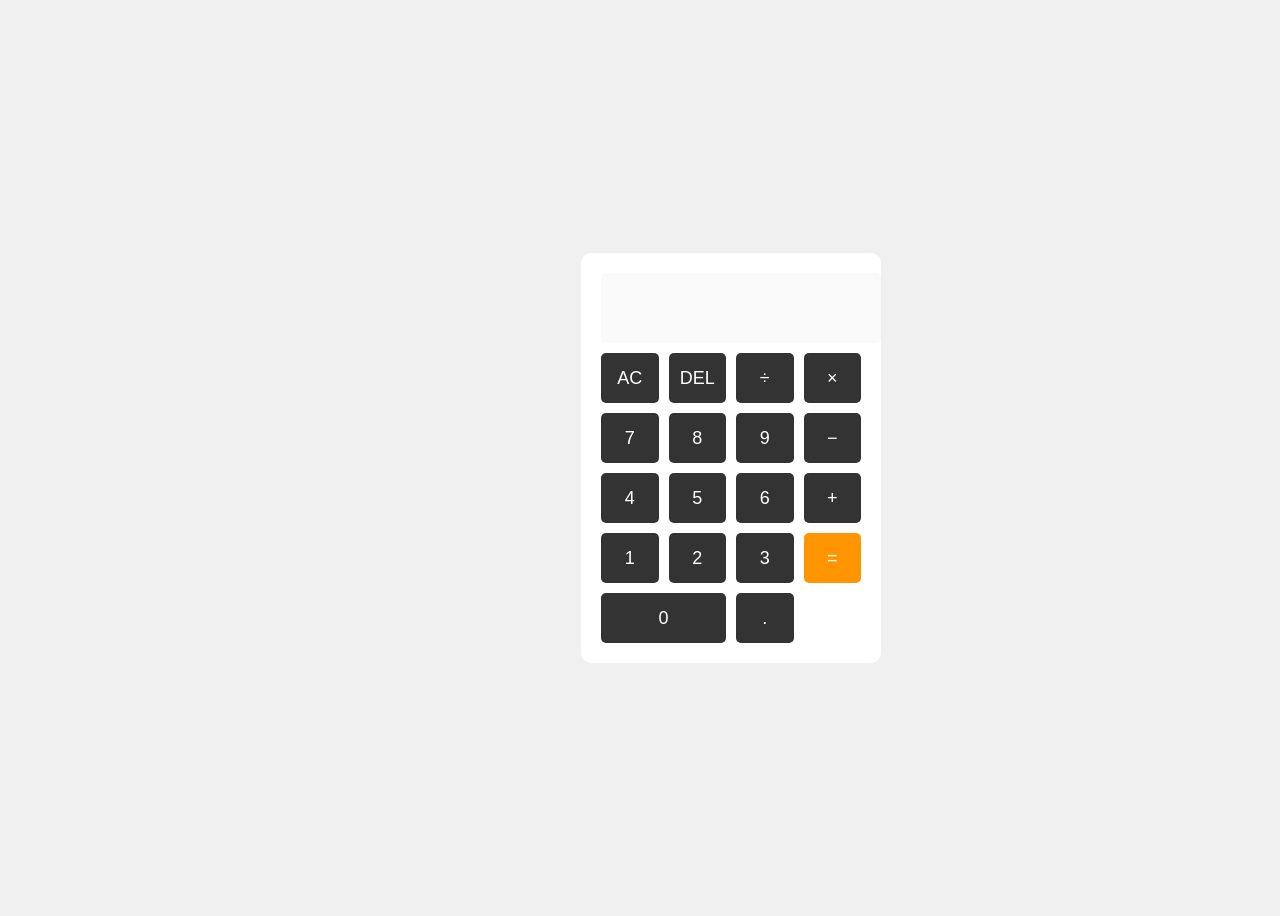
<file: cal.html>
<!DOCTYPE html>
<html lang="en">
<head>
    <meta charset="UTF-8">
    <meta name="viewport" content="width=device-width, initial-scale=1.0">
    <title>Calculator</title>
    <link rel="stylesheet" href="cal.css">
</head>
<body>
    <div class="calculator-box">
    <div class="calculator">
 <input type="text" id="display" disabled>

<div class="buttons">
 <button onclick="clearDisplay()">AC</button>
 <button onclick="deleteLast()">DEL</button>
 <button onclick="appendValue('/')">÷</button>
 <button onclick="appendValue('*')">×</button>

<button onclick="appendValue('7')">7</button>
 <button onclick="appendValue('8')">8</button>
 <button onclick="appendValue('9')">9</button>
 <button onclick="appendValue('-')">−</button>

<button onclick="appendValue('4')">4</button>
 <button onclick="appendValue('5')">5</button>
 <button onclick="appendValue('6')">6</button>
 <button onclick="appendValue('+')">+</button>

<button onclick="appendValue('1')">1</button>
 <button onclick="appendValue('2')">2</button>
 <button onclick="appendValue('3')">3</button>
 <button class="equal" onclick="calculate()">=</button>

<button onclick="appendValue('0')" class="zero">0</button>
 <button onclick="appendValue('.')" >.</button>
 </div>
 </div>
 </div>
    <script src="cal.js"></script>
</body>
</html>
</file>
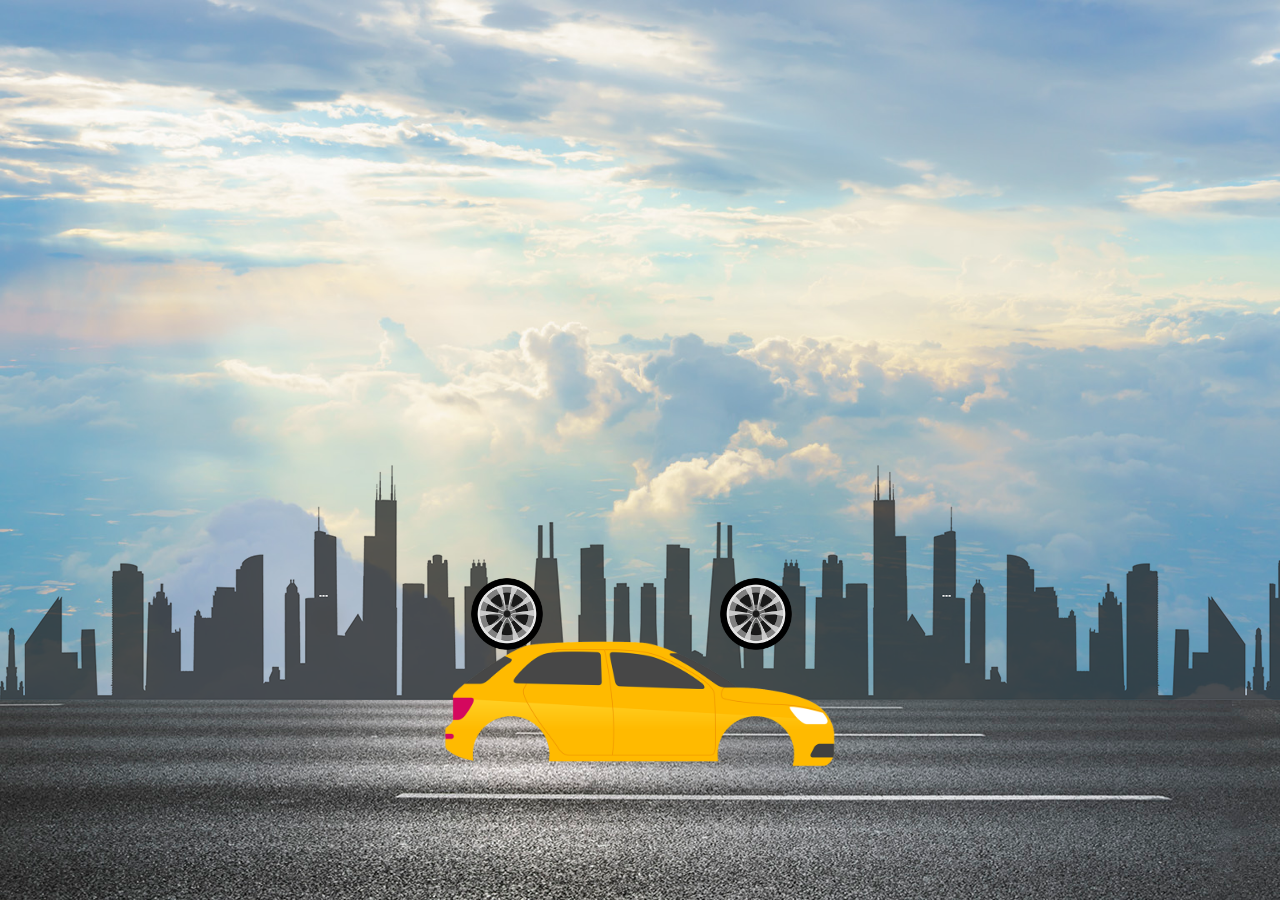
<file: car.html>
<!DOCTYPE html>
<html lang="en">
<head>
    <meta charset="UTF-8">
    <meta name="viewport" content="width=device-width, initial-scale=1.0">
    <title>Document</title>
    <link rel="stylesheet" href="car.css">
</head>
<body>
    <div class="runningcar">
        <div class="highway"></div>
        <div class="city"></div>
        <div class="car">
            <img src="car.png" alt="">
        </div>
        <div class="wheel">
            <img class="front-wheel" src="wheel.png" alt="">
            <img class="back-wheel" src="wheel.png" alt="">
        </div>
    </div>
    
</body>
</html>
</file>
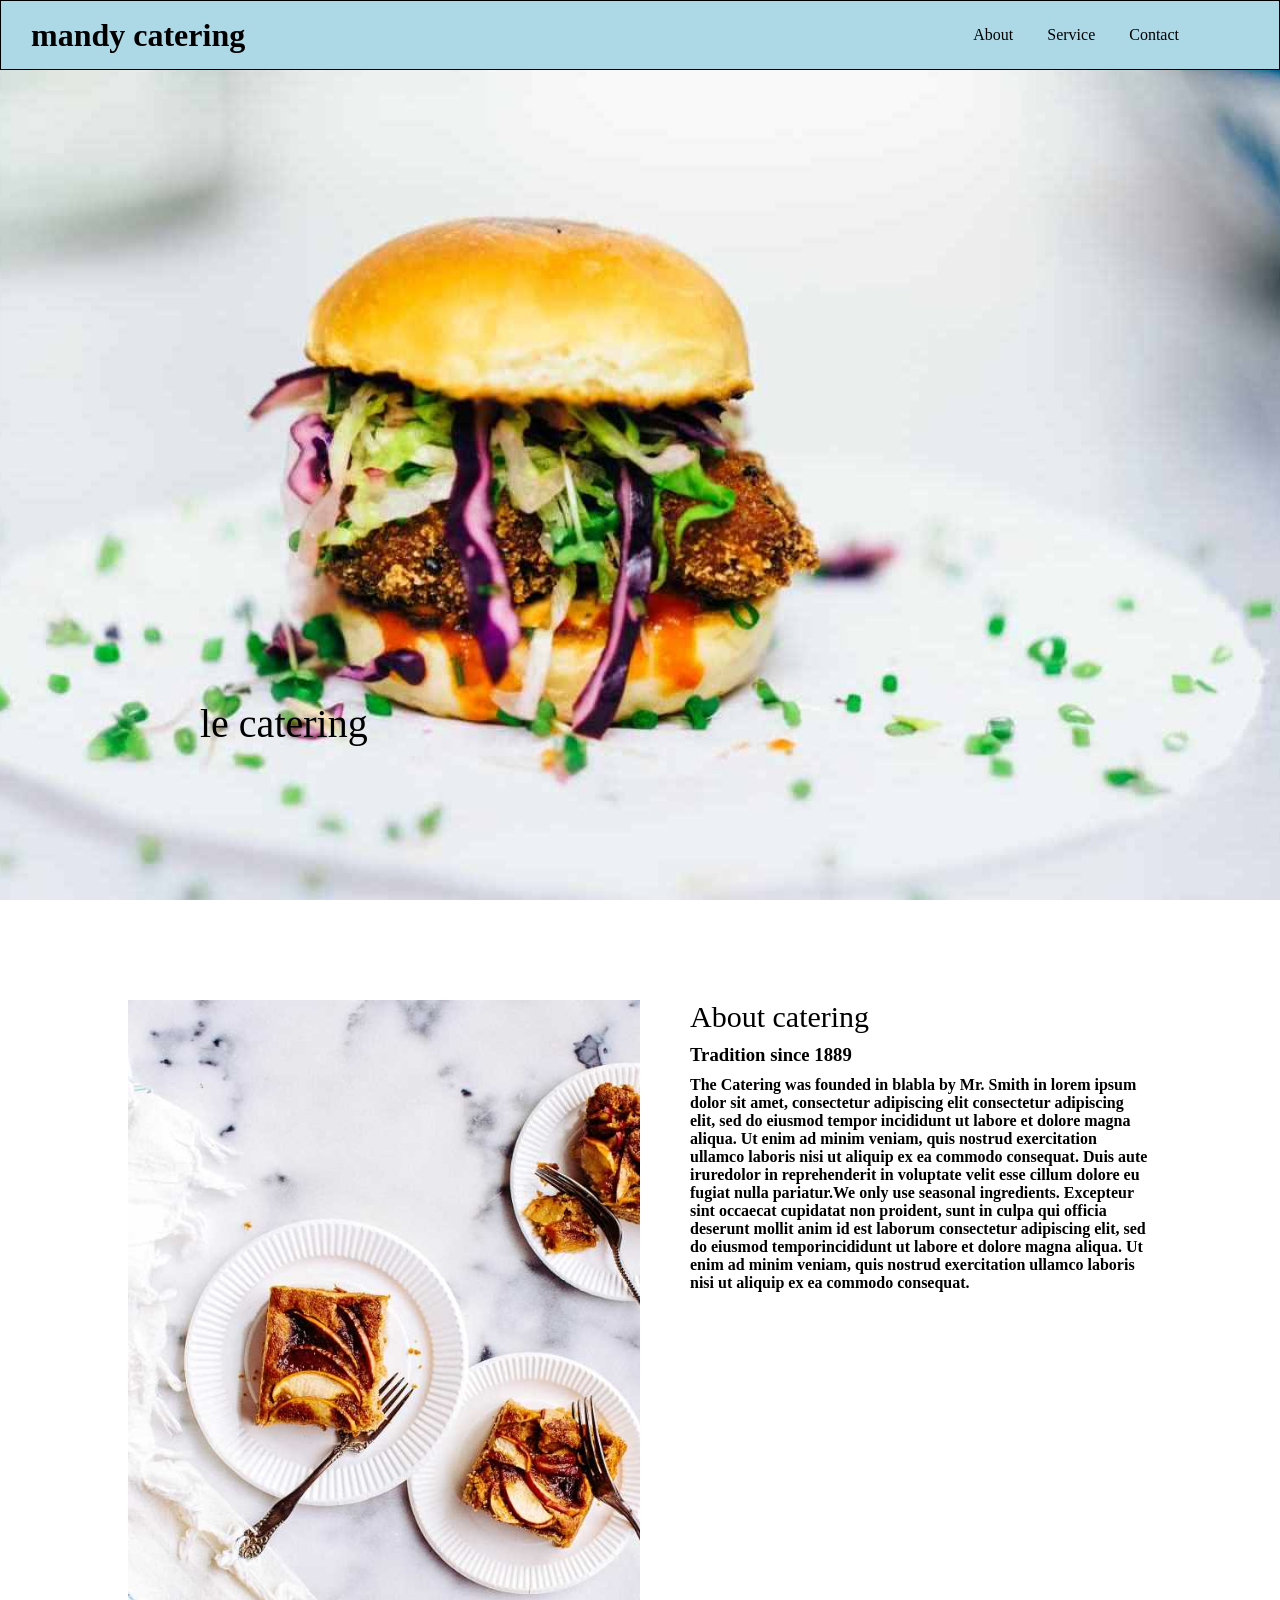
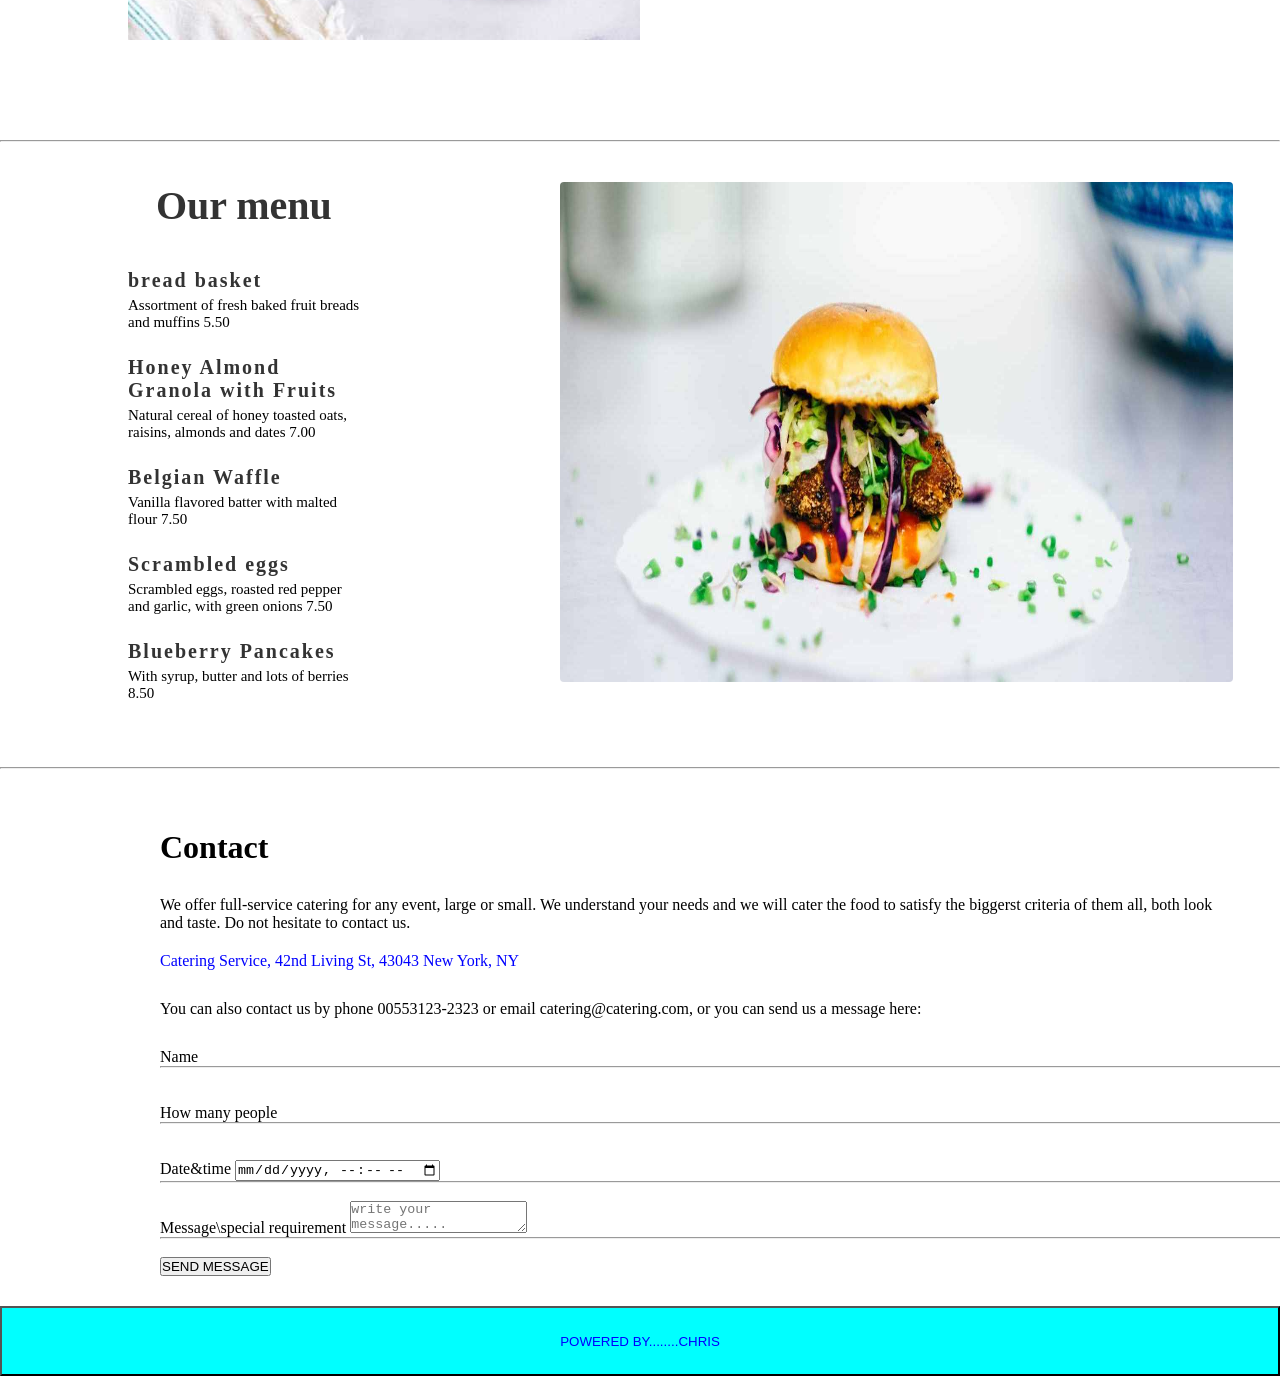
<file: Header.html>
<!DOCTYPE html>
<html lang="en">
<head>
    <meta charset="UTF-8">
    <meta name="viewport" content="width=device-width, initial-scale=1.0">
    <title>Document</title>
    <link rel="stylesheet" href="Header.css">
</head>
<body>
     
    <div class="container">
           <li><h1>mandy catering</h1></li>
           <nav>
            <li>About</li>
           <li>Service</li>
           <li>Contact</li>
           </nav>
    </div>
    <div class="image">
        <p>le catering</p>
    </div>
    <div class="about">
  <img src="hamburger1 (2).jpg" alt="">
  <div class="f">
<p>About catering</p>
<h3>Tradition since 1889</h3>

<h4>The Catering was founded in blabla by Mr. Smith in lorem ipsum dolor sit amet, consectetur adipiscing elit consectetur adipiscing elit, sed do eiusmod tempor incididunt ut labore et dolore magna aliqua. Ut enim ad minim veniam, quis nostrud exercitation ullamco laboris nisi ut aliquip ex ea commodo consequat. Duis aute iruredolor in reprehenderit in voluptate velit esse cillum dolore eu fugiat nulla pariatur.We only use seasonal ingredients.

Excepteur sint occaecat cupidatat non proident, sunt in culpa qui officia deserunt mollit anim id est laborum consectetur adipiscing elit, sed do eiusmod temporincididunt ut labore et dolore magna aliqua. Ut enim ad minim veniam, quis nostrud exercitation ullamco laboris nisi ut aliquip ex ea commodo consequat.</h4>
</div></div>
<hr>
    <div class="menu-container">

        <div class="menu-text">
            <h2>Our menu</h2>

            <div class="menu-item">
                <h3>bread basket</h3>
                <p>Assortment of fresh baked fruit breads and muffins 5.50</p>
            </div>

            <div class="menu-item">
                <h3>Honey Almond Granola with Fruits</h3>
                <p>Natural cereal of honey toasted oats, raisins, almonds and dates 7.00</p>
            </div>

            <div class="menu-item">
                <h3>Belgian Waffle</h3>
                <p>Vanilla flavored batter with malted flour 7.50</p>
            </div>

            <div class="menu-item">
                <h3>Scrambled eggs</h3>
                <p>Scrambled eggs, roasted red pepper and garlic, with green onions 7.50</p>
            </div>

            <div class="menu-item">
                <h3>Blueberry Pancakes</h3>
                <p>With syrup, butter and lots of berries 8.50</p>
            </div>
            

        </div>
        <div class="menu-image">
                <img src="hamburger1 (1).jpg" alt="menu image">
            </div>
    </div>
    <hr>
    <div class="so">
        <h1>Contact</h1>
    </div>
    <div class="so">
        
         <p>We offer full-service catering for any event, large or small. We understand your needs and we will cater the food to satisfy the biggerst criteria of them all, both look <br> and taste. Do not hesitate to contact us.</p>
       
         <!-- <p>You can also contact us by phone 00553123-2323 or email catering@catering.com, or you can send us a message here:</p> -->
            <div class="good">
          <p>Catering Service, 42nd Living St, 43043 New York, NY</p>
    </div>
    <div class="mine">
        <p>You can also contact us by phone 00553123-2323 or email catering@catering.com, or you can send us a message here:</p>
        <label>Name</label>
        <hr>
        <br>
        <br>
        <label>How many people</label>
        <hr>
        <br>
        <br>
        <label>Date&time</label>
        <input type="datetime-local">
        <hr>
        <br>
        <label>Message\special requirement</label>
        <textarea placeholder="write your message....."></textarea>
        <hr>
        <br>
        <button>SEND MESSAGE</button>
    </div>
    </div>
    <div class="no">
        <button>POWERED BY........CHRIS</button>
    </div>
 
    

</body>
</html>
</file>
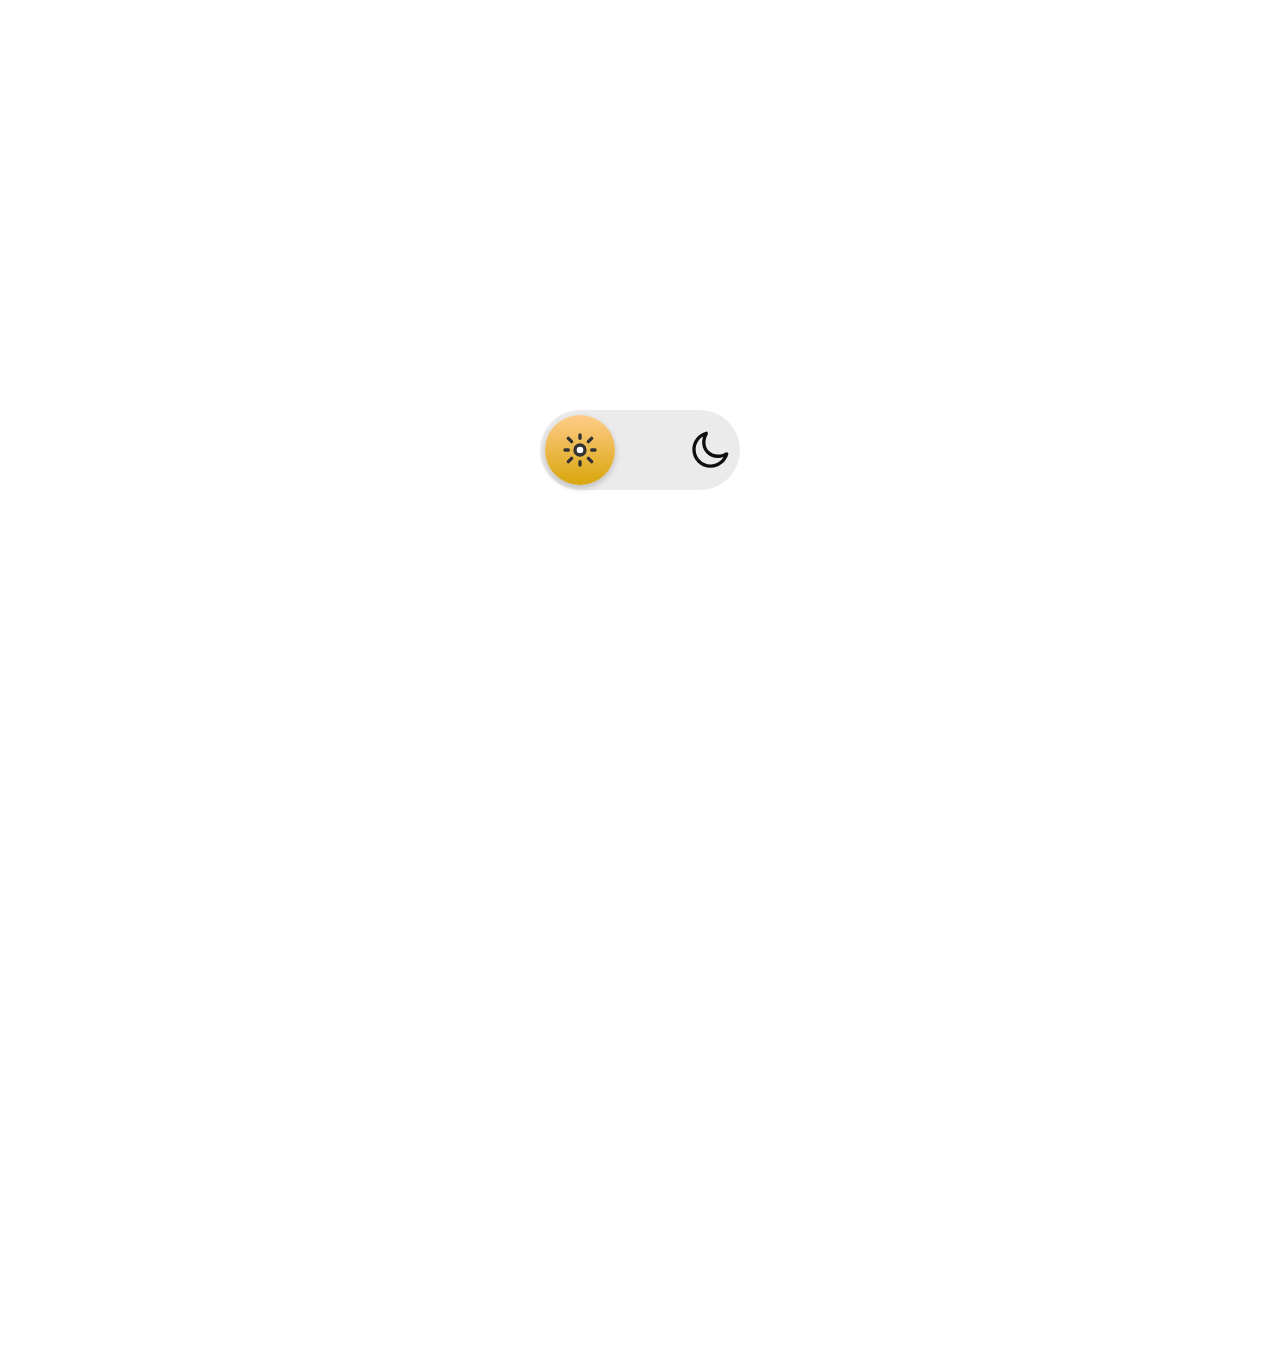
<file: mode.html>
<!DOCTYPE html>
<html lang="en">
<head>
    <meta charset="UTF-8">
    <meta name="viewport" content="width=device-width, initial-scale=1.0">
    <title>Document</title>
    <link rel="stylesheet" href="mode.css">
</head>
<body>
    <input type="checkbox" id="darkmode">
    <label for="darkmode">
        <svg class="sun" width="40px" height="60px" viewBox="0 0 24 24" fill="none" xmlns="http://www.w3.org/2000/svg">
<path opacity="0.1" d="M15 12C15 13.6569 13.6569 15 12 15C10.3431 15 9 13.6569 9 12C9 10.3431 10.3431 9 12 9C13.6569 9 15 10.3431 15 12Z" fill="#323232"/>
<path d="M15 12C15 13.6569 13.6569 15 12 15C10.3431 15 9 13.6569 9 12C9 10.3431 10.3431 9 12 9C13.6569 9 15 10.3431 15 12Z" stroke="#323232" stroke-width="2"/>
<path d="M12 5V3" stroke="#323232" stroke-width="2" stroke-linecap="round" stroke-linejoin="round"/>
<path d="M17 7L19 5" stroke="#323232" stroke-width="2" stroke-linecap="round" stroke-linejoin="round"/>
<path d="M19 12H21" stroke="#323232" stroke-width="2" stroke-linecap="round" stroke-linejoin="round"/>
<path d="M17 17L19 19" stroke="#323232" stroke-width="2" stroke-linecap="round" stroke-linejoin="round"/>
<path d="M12 19V21" stroke="#323232" stroke-width="2" stroke-linecap="round" stroke-linejoin="round"/>
<path d="M7 17L5 19" stroke="#323232" stroke-width="2" stroke-linecap="round" stroke-linejoin="round"/>
<path d="M5 12H3" stroke="#323232" stroke-width="2" stroke-linecap="round" stroke-linejoin="round"/>
<path d="M5 5L7 7" stroke="#323232" stroke-width="2" stroke-linecap="round" stroke-linejoin="round"/>
</svg>

<svg  class="moon" width="40px" height="60px" viewBox="0 0 24 24" fill="none" xmlns="http://www.w3.org/2000/svg">
<path fill-rule="evenodd" clip-rule="evenodd" d="M3.39703 11.6315C3.39703 16.602 7.42647 20.6315 12.397 20.6315C15.6858 20.6315 18.5656 18.8664 20.1358 16.23C16.7285 17.3289 12.6922 16.7548 9.98282 14.0455C7.25201 11.3146 6.72603 7.28415 7.86703 3.89293C5.20697 5.47927 3.39703 8.38932 3.39703 11.6315ZM21.187 13.5851C22.0125 13.1021 23.255 13.6488 23 14.5706C21.7144 19.2187 17.4543 22.6315 12.397 22.6315C6.3219 22.6315 1.39703 17.7066 1.39703 11.6315C1.39703 6.58874 4.93533 2.25845 9.61528 0.999986C10.5393 0.751502 11.0645 1.99378 10.5641 2.80935C8.70026 5.84656 8.83194 10.0661 11.397 12.6312C13.9319 15.1662 18.1365 15.3702 21.187 13.5851Z" fill="#0F0F0F"/>
</svg>
    </label>
    <div class="background">
        
    </div>
</body>
</html>
</file>
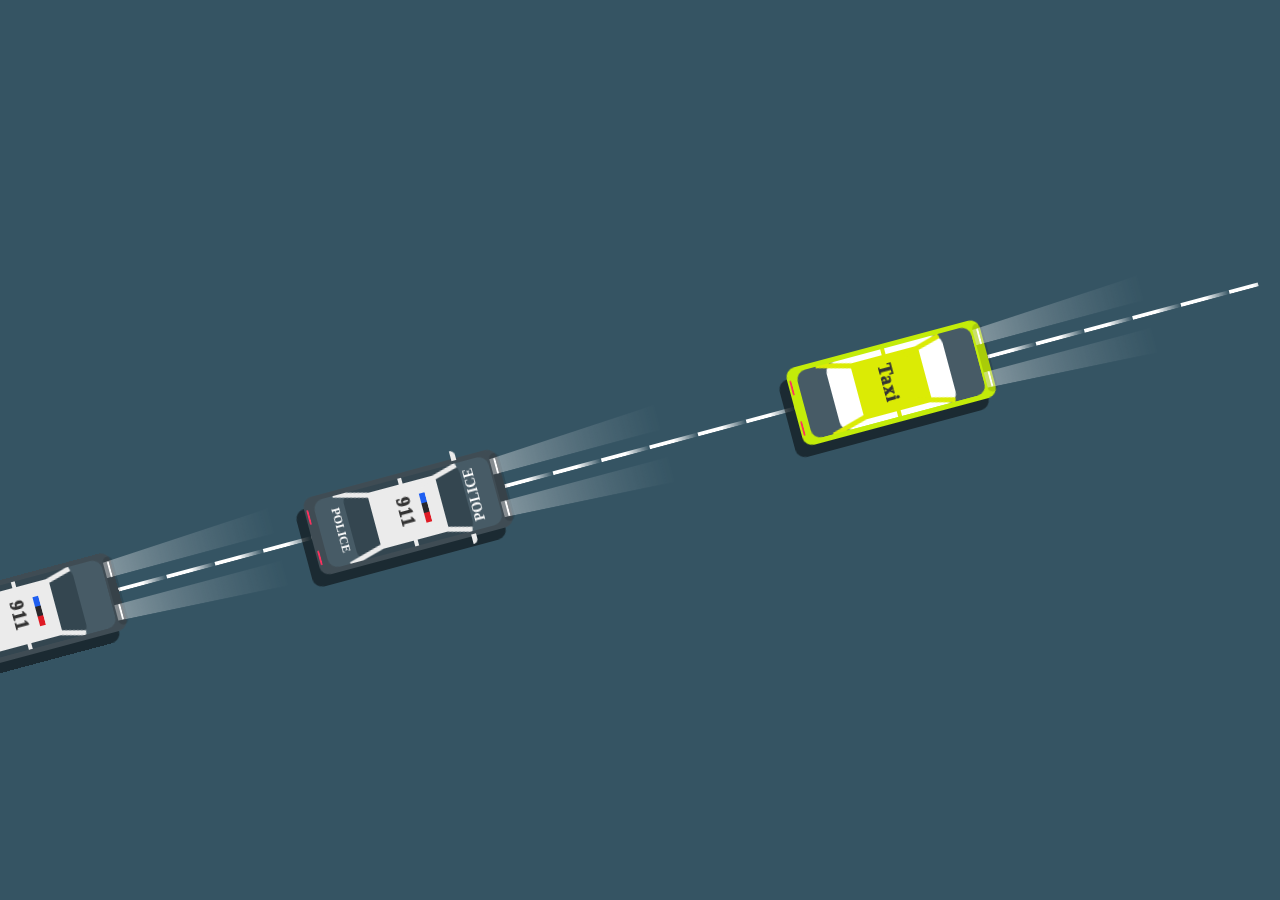
<file: police.html>
<!DOCTYPE html>
<html lang="en">
<head>
    <meta charset="UTF-8">
    <meta name="viewport" content="width=device-width, initial-scale=1.0">
    <title>Document</title>
    <link rel="stylesheet" href="police.css">
</head>
<body>
    <div class="road">
        <div class="police">
            <div class="lightbtn"></div>
            <h4>police</h4>
            <h3>police</h3>
            <div class="sidemirror"><span>
                <b></b><i></i>
            </span></div>
        </div>
         <div class="police2">
            <div class="lightbtn"></div>
            <h4>police</h4>
            <h3>police</h3>
            <div class="sidemirror"><span>
                <b></b><i></i>
            </span></div>
        </div>
         <div class="police3">
            <div class="lightbtn"></div>
            <div class="sidemirror"><span>
                <b></b><i></i>
            </span></div>
        </div>
    </div>
</body>
</html>
</file>
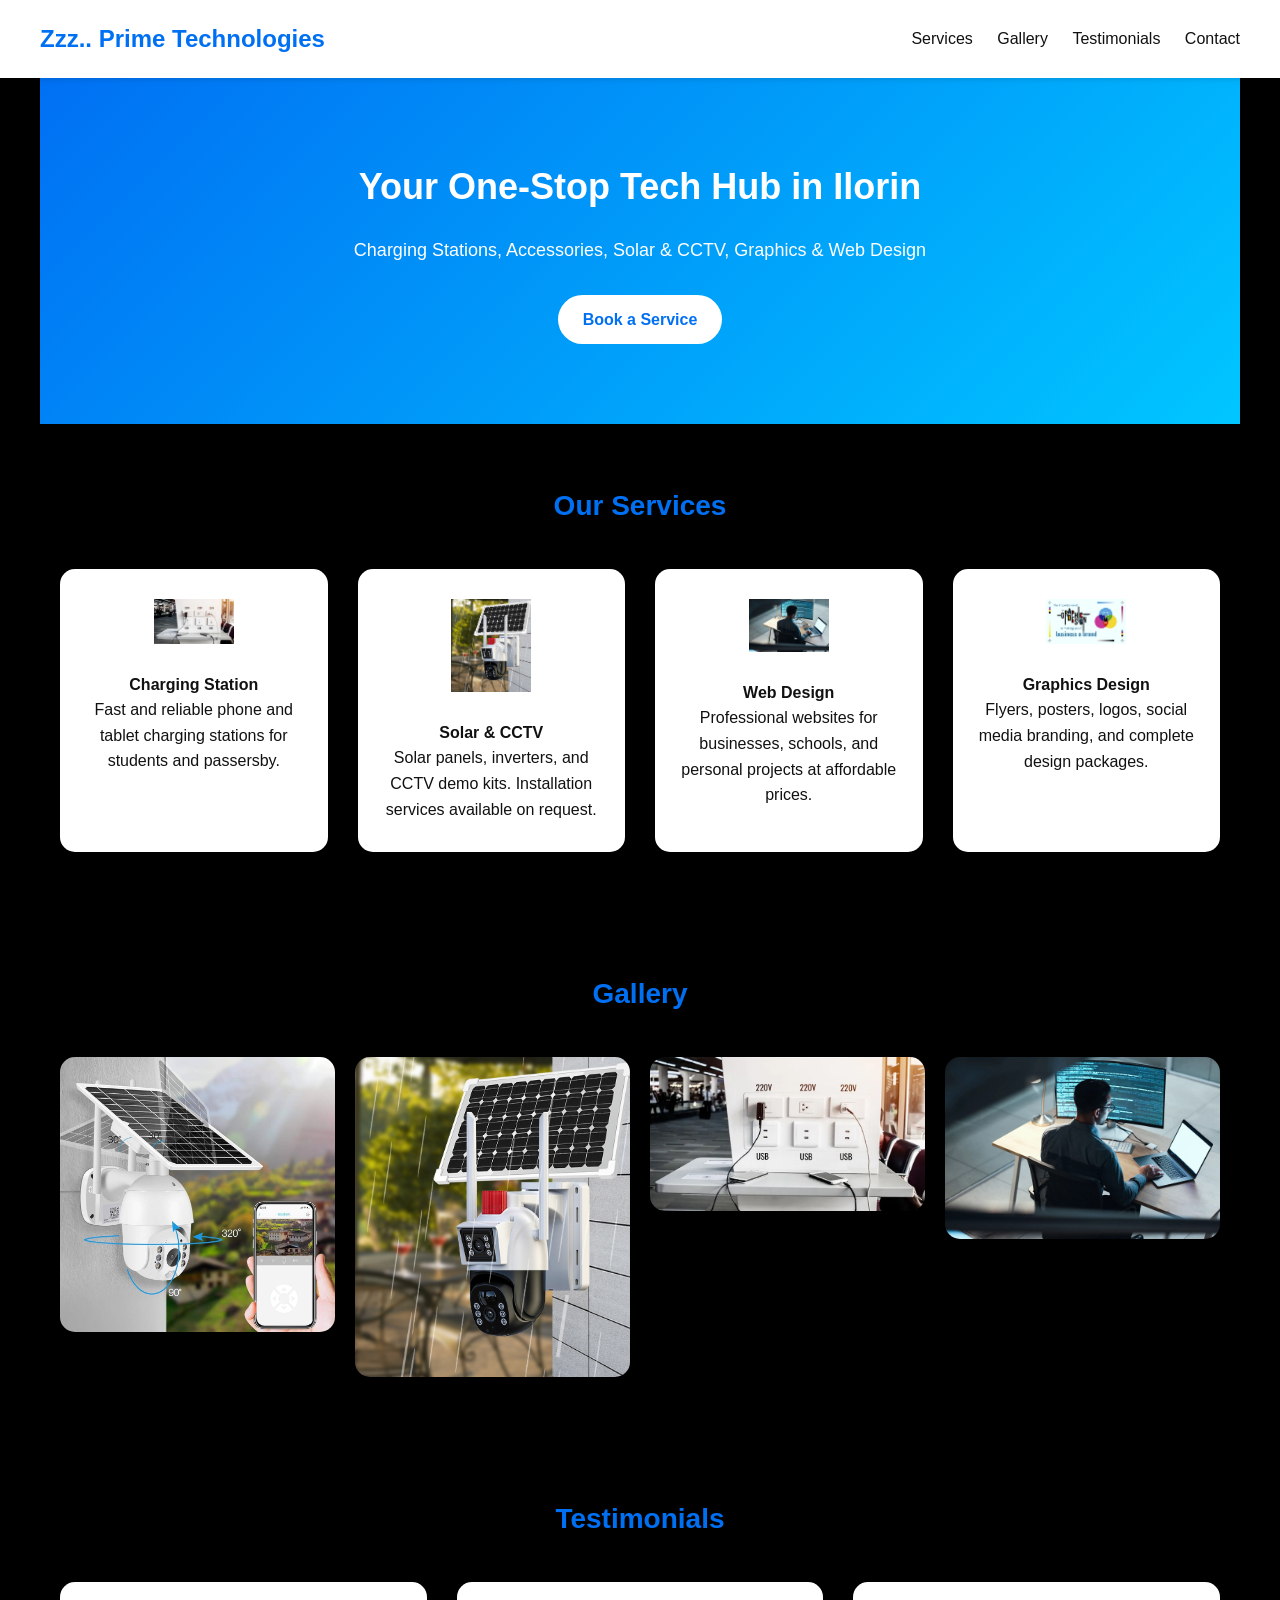
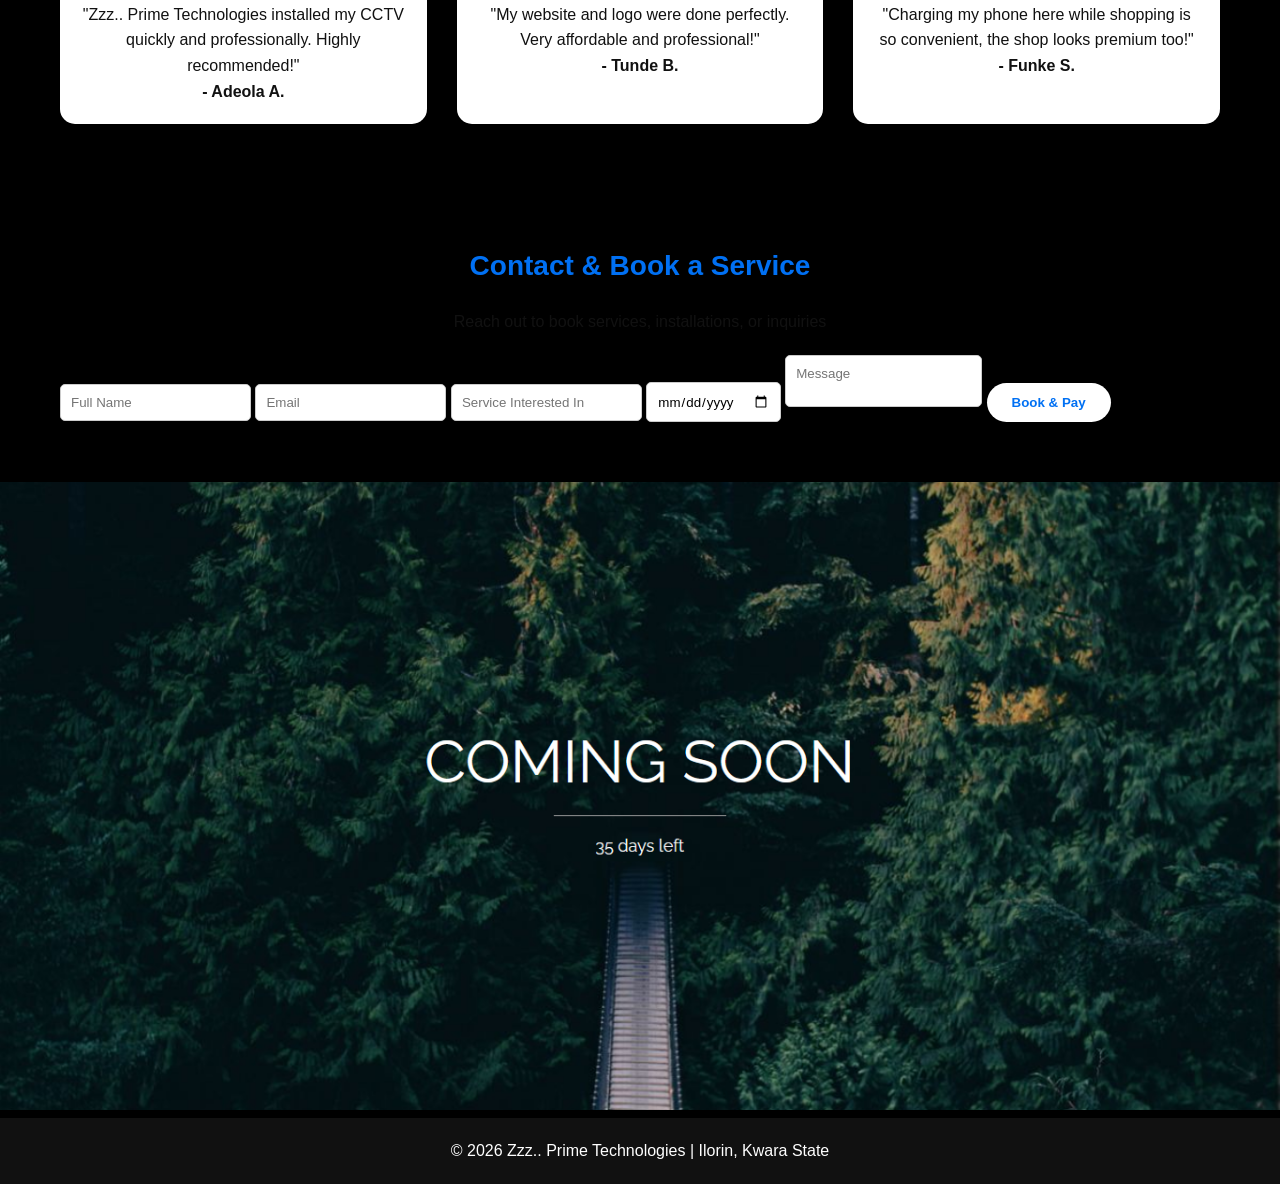
<file: solar.html>
<!DOCTYPE html>
<html lang="en">
<head>
    <meta charset="UTF-8">
    <meta name="viewport" content="width=device-width, initial-scale=1.0">
    <title>Document</title>
    <link rel="stylesheet" href="solar.css">
</head>
<body>
    <header>
 <h1>Zzz.. Prime Technologies</h1>
 <nav>
 <a href="#services">Services</a>
 <a href="#gallery">Gallery</a>
 <a href="#testimonials">Testimonials</a>
 <a href="#contact">Contact</a>
 </nav>
 </header>


 <section class="hero">
 <h2>Your One-Stop Tech Hub in Ilorin</h2>
 <p>Charging Stations, Accessories, Solar & CCTV, Graphics & Web Design</p>
 <a href="#contact" class="btn">Book a Service</a>
 </section>

 <section id="services">
 <h3>Our Services</h3>
 <div class="services">
 <div class="card">
 <img src="charge.WEBP.webp"/>
 <h4>Charging Station</h4>
 <p>Fast and reliable phone and tablet charging stations for students and passersby.</p>
 </div>
 <div class="card">
 <img src="solar.jpg"/>
 <h4>Solar & CCTV</h4>
 <p>Solar panels, inverters, and CCTV demo kits. Installation services available on request.</p>
 </div>
 <div class="card">
 <img src="web.webp"/>
 <h4>Web Design</h4>
 <p>Professional websites for businesses, schools, and personal projects at affordable prices.</p>
 </div>
 <div class="card">
 <img src="graphic.jpg"/>
 <h4>Graphics Design</h4>
 <p>Flyers, posters, logos, social media branding, and complete design packages.</p>
 </div>
 </div>
 </section>


 <section id="gallery">
 <h3>Gallery</h3>
 <div class="gallery">
 <img src="solar1.jpg" alt="Solar Setup">
 <img src="solar.jpg" alt="CCTV Demo">
 <img src="charge.WEBP.webp" alt="Charging Station">
 <img src="web.webp" alt="Tech Services">
 </div>
 </section>


 <section id="testimonials">
 <h3>Testimonials</h3>
 <div class="testimonials">
 <div class="card">
 <p>"Zzz.. Prime Technologies installed my CCTV quickly and professionally. Highly recommended!" </p>
 <strong>- Adeola A.</strong>
 </div>
 <div class="card">
 <p>"My website and logo were done perfectly. Very affordable and professional!" </p>
 <strong>- Tunde B.</strong>
 </div>
 <div class="card">
 <p>"Charging my phone here while shopping is so convenient, the shop looks premium too!" </p>
 <strong>- Funke S.</strong>
 </div>
 </div>
 </section>


 <section id="contact">
 <h3>Contact & Book a Service</h3>
 <p style="text-align:center; margin-bottom:20px;" >Reach out to book services, installations, or inquiries</p>

 <form id="booking-form">
 <input type="text" placeholder="Full Name" required>
 <input type="email" placeholder="Email" required>
 <input type="text" placeholder="Service Interested In" required>
 <input type="date" placeholder="Preferred Booking Date" required>
 <textarea placeholder="Message" required></textarea>
 <button type="submit" class="btn">Book & Pay</button>
 </form>
 </section>
 
    <img src="coming.png" alt="" width="100%">
 
 

 <footer>
 © 2026 Zzz.. Prime Technologies | Ilorin, Kwara State
 </footer>

    





    <script src="solar.js"></script>
</body>
</html>
</file>
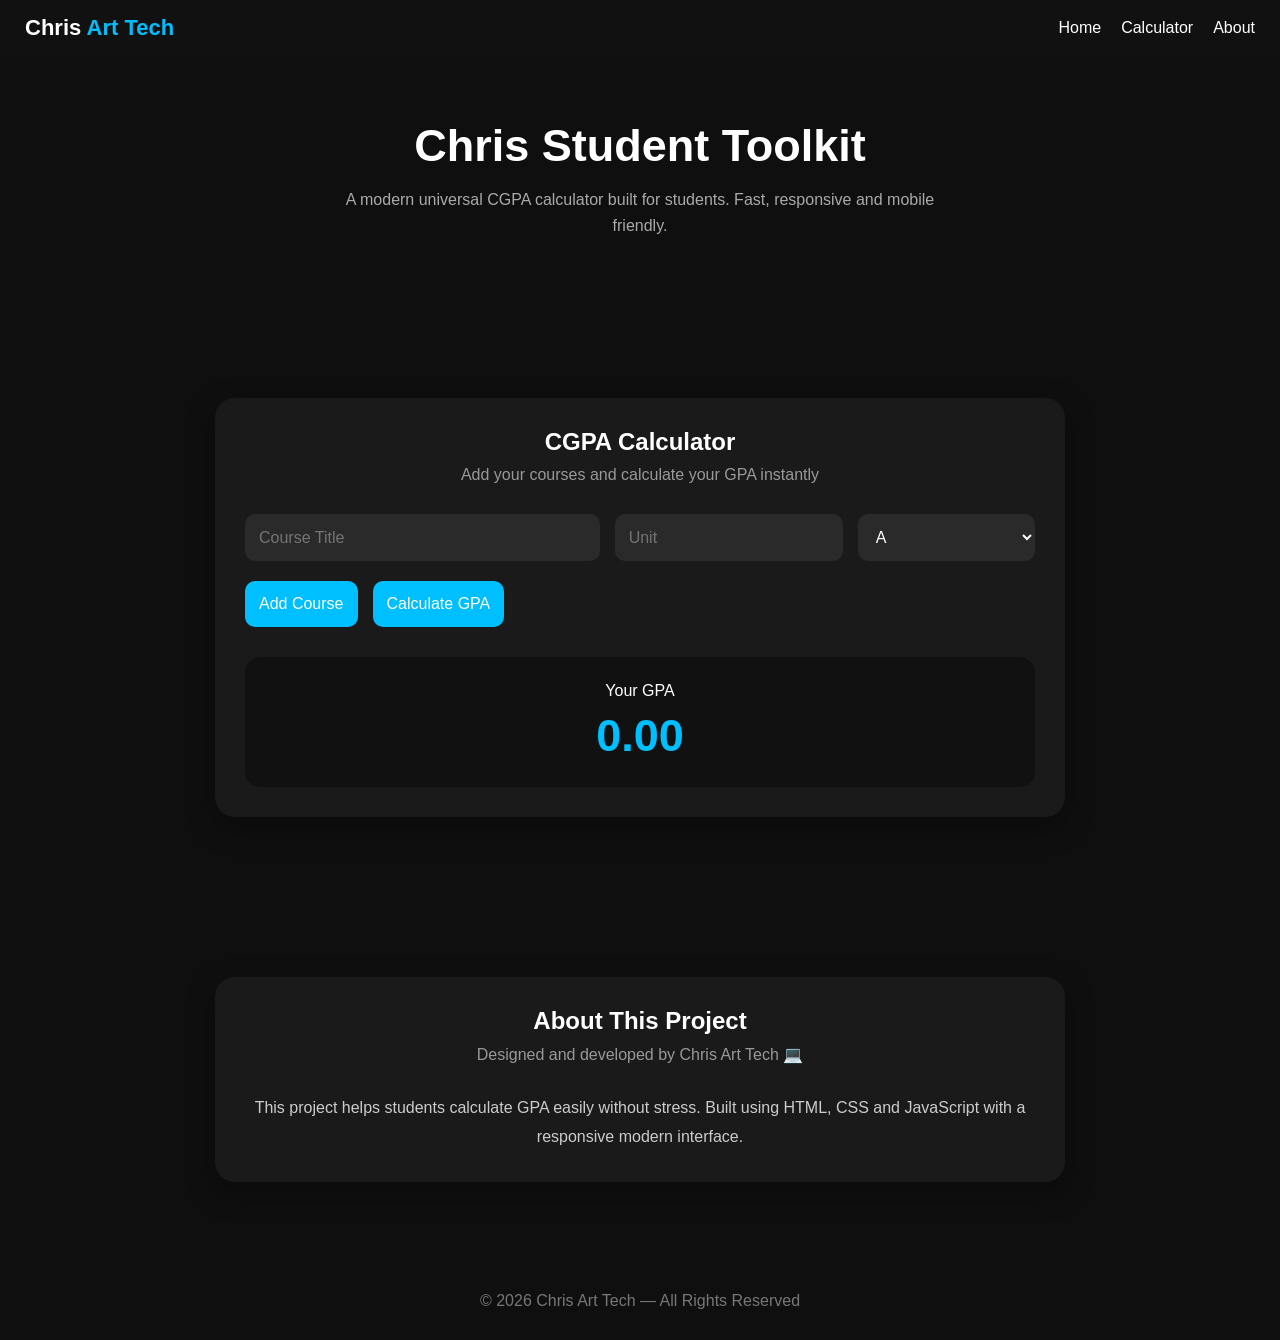
<file: took.html>
<!DOCTYPE html>
<html lang="en">
<head>
    <meta charset="UTF-8">
    <meta name="viewport" content="width=device-width, initial-scale=1.0">
    <title>>Chris Student Toolkit</title>
    <link rel="stylesheet" href="took.css">
</head>
<body>
     <header class="header">

    <div class="logo">
      Chris <span>Art Tech</span>
    </div>

    <div class="menu-toggle" id="menu-toggle">
      ☰
    </div>

    <nav id="nav">

      <a href="#home">Home</a>

      <a href="#calculator">Calculator</a>

      <a href="#about">About</a>

    </nav>

  </header>

  

  <section class="hero" id="home">

    <h1>
      Chris Student Toolkit
    </h1>

    <p>
      A modern universal CGPA calculator built for students.
      Fast, responsive and mobile friendly.
    </p>

  </section>

  

  <section id="calculator">

    <div class="container">

      <h2>CGPA Calculator</h2>

      <p class="sub">
        Add your courses and calculate your GPA instantly
      </p>

      <div id="courses">

        <div class="course-box">

          <input type="text" placeholder="Course Title">

          <input type="number" placeholder="Unit" class="unit">

          <select class="grade">

            <option value="5">A</option>
            <option value="4">B</option>
            <option value="3">C</option>
            <option value="2">D</option>
            <option value="1">E</option>
            <option value="0">F</option>

          </select>

        </div>

      </div>

      <div class="btns">

        <button onclick="addCourse()">
          Add Course
        </button>

        <button onclick="calculateGPA()">
          Calculate GPA
        </button>

      </div>

      <div class="result">

        <p>Your GPA</p>

        <h1 id="gpa">
          0.00
        </h1>

      </div>

    </div>

  </section>

  

  <section id="about">

    <div class="container">

      <h2>About This Project</h2>

      <p class="sub">
        Designed and developed by Chris Art Tech 💻
      </p>

      <p class="about-text">

        This project helps students calculate GPA easily
        without stress. Built using HTML, CSS and JavaScript
        with a responsive modern interface.

      </p>

    </div>

  </section>

  

  <footer>

    © 2026 Chris Art Tech — All Rights Reserved

  </footer>

  

  <button id="backToTop">
    ↑
  </button>









    <script src="took.js"></script>
</body>
</html>
</file>
<file: cal.css>
body {
  display: flex;
  justify-content: center;
   align-items: center;
  height: 100vh;
  background: #f0f0f0;
  font-family: Arial, sans-serif;
  margin-left: 190px;
}
/* .calculator-box{
  background: #ffffff;
  padding: 20px;
  border-radius: 12px;
  box-shadow: 0 8px 20px rgba(0, 0, 0, 0.15);
} */

.calculator {
  background: white;
  padding: 20px;
  border-radius: 10px;
  width: 260px;
}

#display {
  width: 100%;
  height: 50px;
  margin-bottom: 10px;
  font-size: 22px;
  text-align: right;
  padding: 10px;
  border: none;
  border-radius: 5px;
}

.buttons {
  display: grid;
  grid-template-columns: repeat(4, 1fr);
  gap: 10px;
}

button {
  height: 50px;
  font-size: 18px;
  border: none;
  border-radius: 5px;
  cursor: pointer;
}

button:hover {
  opacity: 0.8;
}

.equal {
  grid-row: span 2;
  background: #ff9500;
  color: white;
}

.zero {
  grid-column: span 2;
}

button {
  background: #333;
  color: white;
}
</file>
<file: car.css>
*{
    padding: 0;
    margin: 0;
    box-sizing: border-box;
}
.runningcar{
    width: 100%;
    height: 100vh;
    background-image: url(sky.jpg);
    background-size: cover;
    background-position: center;
    position: relative;
    overflow-X: hidden;
}
.highway{
    height: 200px;
    width: 500%;
    display: block;
    background-image: url(road.jpg);
    position: absolute;
    background-repeat: repeat-x;
    bottom: 0;
    left: 0;
    right: 0;
    z-index: 1;
    animation: highway 10s linear infinite;
}
@keyframes highway{
    100%{
        transform: translateX(-3400px);
    }
}
.city{
    height: 250px;
    width: 500%;
    position: absolute;
    background: url(city.png);
    bottom: 200px;
    left: 0;
    right: 0;
    display: block;
    background-repeat: repeat-x;
    animation: city 3s linear infinite;
}
@keyframes city{
    100%{
        transform: translateX(-1400px);
    }
}
.car{
    width: 400px;
    left: 50%;
    bottom: 100px;
    position: absolute;
    transform: translateX(-50%);
    z-index: 2;
}
.car img{
    width: 100%;
    animation: car 1s linear infinite;                                                            
}
@keyframes car{
    100%{
        transform: translateY(-2px);
    }
    50%{
        transform: translateY(2px);
    }
    0%{
        transform: translateY(-2px);
    }
}
.wheel{
    left: 50%;
    background-origin: 178px;
    transform: translateX(-50%);
    position: absolute;
    z-index: 2;
}
.wheel img{
    width: 72px;
    height: 72px;
    animation: wheel 2s linear infinite;
}
.front-wheel{
    left: -169px;
    bottom: -650px;
    position: absolute;
}
.back-wheel{
    left: 80px;
    bottom: -650px;
    position: absolute;
}
@keyframes wheel{
    100%{
        transform: rotate(360deg);
    }
}
</file>
<file: Header.css>
*{
    margin: 0;
    padding: 0;
    box-sizing: border-box;
}
body{
     overflow-x: hidden;
}
.container{
    border: 1px solid black;
    width: 100%;
    height: 70px;
    background-color: lightblue;
    display: flex;
    align-items: center;
    position: fixed;
}
nav{
    margin-left: auto;
}
nav li{
    display: inline-block;
}
li:hover{
    background-color: blue;
}
li{
    list-style-type: none;
    /* display: inline-block; */
    padding-left: 30px;
}

nav{
    margin-right: 100px;
}

.home{
    margin-right: auto;

}
.image{
    background-image: url(hamburger.jpg);
    width: 100%;
    min-height: 100vh;
    background-position: center;
    background-size: cover;
    background-repeat: no-repeat;
    
}

.image p{
    padding: 50px 50%;
    color: black;
    padding-top: 700px;
    padding-left: 200px;
    font-size: 40px;
}
.mand{
    display: inline-block;
}
.about{
    padding: 100px 10%;
    display: flex;

}
.about img{
    width: 50%;
    /* display: flex; */
}
.f{
    margin-bottom: 50px;
    margin-left: 50px;
}
.f p{
    margin-bottom: 10px;
    font-size: 30px;
}
.f h3{
    margin-bottom: 10px;
}
.menu-container{
    width: 80%;
    margin: auto;
    display: flex;
    /* justify-content: space-between; */
    padding: 40px 0;
}
.menu-text {
    width: 40%;
}
.menu-text h2{
    text-align: center;
    font-size: 40px;
    margin-bottom: 40px;
    color:#333;
}
.menu-item {
    margin-bottom: 25px;
}
.menu-item h3{
    font-size: 20px;
    letter-spacing: 2px;
    color: #333;
    margin-bottom: 5px;
}
.menu-item p{
    font-size: 15px;
    color: black;
}
.menu-image img{
    width: 85%;
    border-radius: 4px;
    height: 500px;
    margin: 0 200px;
}
.do h2{
    margin: 60px;
    padding: 100px ;
}
.so {
    margin: 60px;
    position: relative;
    left: 100px;
}
.so p{
    top: -30px;
    position: relative;
}
.good{
    color: blue;
    margin-top:20px;
    
}
.mine{
    top: 30px;
    position: relative;
}
/* .no{
    margin-left: 400px;
    width: 500px;
    height: 200px;
} */
.no button{
    width: 100%;
    height: 70px;
    color: blue;
    background-color: aqua;
}
</file>
<file: mode.css>
*{
    padding: 0;
    margin: 0;
    box-sizing: border-box;
}
body{
    margin: 0;
    width: 100vw;
    height: 100vh;
    display: flex;
    align-items: center;
    justify-content: center;

}
    label{
    width: 200px;
    height: 80px;
    position: relative;
    display: block;
    border-radius: 80px;
    background: #ebebeb;
    box-shadow: inset 0px 3px 10px rgb(0, 0, 0, 0.4), inset 0px -3px -10px rgb(255, 255, 255, 0.4);
    cursor: pointer;
    transition: 0.3s;
}
label::after{
    content: "";
    position: absolute;
    width: 70px;
    height: 70px;
    top: 5px;
    left: 5px;
    background: linear-gradient(#ffcc89, #d8a60b);
    border-radius: 70px;
    box-shadow: 0px 3px 6px rgb(0, 0, 0, 0.2);
    transition: 0.3s;
}
input{
    width: 0;
    height: 0;
    display: none;
}
input:checked + label{
    background: #242424;
}
input:checked + label::after{
    left: 195px;
    transform: translateX(-100%);
    background: linear-gradient(180deg, #777, #3a3a3a);
}
label:active::after{
    width: 90px;
}
.background{
    width: 100vw;
    height: 200vh;
    background: #fff;
    z-index: -1;
    position: absolute;
    transition: 0.3s;
}
input:checked + label + .background{
    background: #242424;
}
label svg{
    position: absolute;
    z-index: 100;
}
.moon{
    margin: 10px 150px;
    /*fill:#fff; */
}

.sun{
    margin: 10px 20px;
    fill:#fff;
}
</file>
<file: police.css>
*{
    padding: 0;
    margin: 0;
    box-sizing: border-box;
}
body{
    display: flex;
    justify-content: center;
    align-items: center;
    min-height: 100vh;
    background: #355463;
    overflow: hidden;
}
.road{
position: relative;
display: flex;
align-items: center;
justify-content: center;
width: 1440px;
transform-style: preserve-3d;
transform:rotate(-15deg);
}
.road::before{
    content: "";
    position: absolute;
    width: 100%;
    height: 4px;
    background: linear-gradient(90deg, #fff, #fff 50%, transparent);
     background-size: 50px;
     animation: road 0.12s linear infinite;
}
@keyframes road{
    0%{
        background-position: 50px 0;
    }
    100%{
        background-position: 0 0;
    }
}
.police{
    position: absolute;
    width: 200px;
    height: 80px;
    left: 300px;
    background: #3f4c54;
    border-radius: 10px;
    box-shadow: -10px 10px rgba(0, 0, 0, 0.5);
    transform-style: preserve-3d;
    perspective: 800px;
    z-index: 10;
    animation: policecar 5s linear infinite;
}
@keyframes policecar{
    0%{
        transform: translateX(-20px) translateY(50px);
    }
    25%{
        transform: translateX(10px) translateY(0px);
    }
    50%{
        transform: translateX(-20px) translateY(-50px);
    }
    75%{
        transform: translateX(10px) translateY(0);
    }
    100%{
        transform: translateX(-20px) translateY(50px);
    }
}
.police::before{
    content: "";
    position: absolute;
    top: 12px;
    left: 2px;
    width: 2px;
    height: 15px;
    border-radius: 2px;
    background: #fc325f;
    box-shadow: 0 42px #fc325f;
}
.police::after{
    content: "";
    position: absolute;
    top: 10px;
    /* left: 2px; */
    right: 2px;
    width: 2px;
    height: 16px;
    border-radius: 2px;
    background: #fff;
    box-shadow: 0 44px #fff;   
}
.police span{
    position: absolute;
    background: #475b66;
    border-radius: 10px;
    inset: 5px 10px;
    overflow: hidden;

}
.police span::before{
    content: "911";
    top: 50%;
    position: absolute;
    left: 48%;
    transform: translate(-50%, -50%) rotate(90deg);
    color: #333;
    font-size: 17.92px;
    font-weight: 1000;
    letter-spacing: 1.6px;
    z-index: 10;
}
.police span::after{
    content: "";
    position: absolute;
    top: 50%;
    left: 60%;
    transform: translate(-50%, -50%);
    z-index: 100;
    width: 6px;
    height: 10px;
    background: #29282b;
    box-shadow: 0px -10px #1f5ff1, 0px 10px #df1b25;
    /* color: ; */
}
.police span b{
    position: absolute;
    inset: 0 30px;
    background: #344650;
    border-radius: 10px;
}
.police span b::before{
   content: "";
   position: absolute;
   inset: 6px 25px;
   background: #ebebeb; 
}
.police span b::after{
    inset: 0px 58px;
    content: "";
   position: absolute;
    background: #ebebeb;
}
.police span i{
    inset: 0;
    position: absolute;

}
.police span i::before{
    content: "";
    position: absolute;
    top: 7px;
    left: 20px;
    width: 40px;
    height: 5px;
    background: #ebebeb;
    transform-origin:right ;
    transform: rotate(15deg);
    box-shadow: 100px 34px #ebebeb;
}
.police span i::after{
    content: "";
    position: absolute;
    /* top: 7px; */
    bottom: 7px;
    left: 20px;
    width: 40px;
    height: 5px;
    background: #ebebeb;
    transform-origin:right ;
    transform: rotate(-15deg);
    box-shadow: 100px -34px #ebebeb;
}
.lightbtn{
    position: absolute;
    top: 5px;
    right: -2px;
    width: 10px;
    height: 70px;
    border-radius: 15px;
    background: #0002;
    transform-style: preserve-3d;
}
.lightbtn::before{
    content: "";
    position: absolute;
    top: 5px;
    left: 0;
    width: 150px;
    height: 16px;
    background: linear-gradient(90deg, #fff6, transparent);
    transform-origin: left;
    transform: perspective(500px) rotateY(-50deg);

}
.lightbtn::after{
    content: "";
    position: absolute;
    bottom: 5px;
    left: 0;
    width: 150px;
    height: 16px;
    background: linear-gradient(90deg, #fff6, transparent);
     transform-origin: left;
    transform: perspective(500px) rotateY(-50deg);
}
.police h4{
    position: absolute;
    top: 50%;
    left: 0;
    color: #fff;
    text-transform: uppercase;
    z-index: 10;
    transform: translateY(-50%) rotate(90deg) scale(0.75);
    

}
.police h3{
    position: absolute;
    top: 50%;
    /* left: -2px; */
    right: -2%;
    color: #fff;
    text-transform: uppercase;
    z-index: 10;
    transform: translateY(-50%) rotate(270deg) scale(0.75);

}
.police .sidemirror{
    position: absolute;
    inset: 0;


}
.police .sidemirror::before{
    content: "";
    position: absolute;
    top: -8px;
    right: 40px;
    width: 5px;
    height: 10px;
    background: #ebebeb;
    border-top-right-radius: 10px;
}
.police .sidemirror::after{
    content: "";
    position: absolute;
    bottom: -8px;
    right: 40px;
    width: 5px;
    height: 10px;
    background: #ebebeb;
    border-bottom-right-radius: 50px;
}
.police2{
    position: absolute;
    width: 200px;
    height: 80px;
    left: -100px;
    background: #3f4c54;
    border-radius: 10px;
    box-shadow: -10px 10px rgba(0, 0, 0, 0.5);
    transform-style: preserve-3d;
    perspective: 800px;
    z-index: 10;
    animation: policecar1 5s linear infinite;
}
@keyframes policecar1{
    0%{
        transform: translateX(20px) translateY(-50px);
    }
    25%{
        transform: translateX(-10px) translateY(0px);
    }
    50%{
        transform: translateX(20px) translateY(50px);
    }
    75%{
        transform: translateX(-10px) translateY(0);
    }
    100%{
        transform: translateX(20px) translateY(-50px);
    }
}
.police2::before{
    content: "";
    position: absolute;
    top: 12px;
    left: 2px;
    width: 2px;
    height: 15px;
    border-radius: 2px;
    background: #fc325f;
    box-shadow: 0 42px #fc325f;
}
.police2::after{
    content: "";
    position: absolute;
    top: 10px;
    /* left: 2px; */
    right: 2px;
    width: 2px;
    height: 16px;
    border-radius: 2px;
    background: #fff;
    box-shadow: 0 44px #fff;   
}
.police2 span{
    position: absolute;
    background: #475b66;
    border-radius: 10px;
    inset: 5px 10px;
    overflow: hidden;

}
.police2 span::before{
    content: "911";
    top: 50%;
    position: absolute;
    left: 48%;
    transform: translate(-50%, -50%) rotate(90deg);
    color: #333;
    font-size: 17.92px;
    font-weight: 1000;
    letter-spacing: 1.6px;
    z-index: 10;
}
.police2 span::after{
    content: "";
    position: absolute;
    top: 50%;
    left: 60%;
    transform: translate(-50%, -50%);
    z-index: 100;
    width: 6px;
    height: 10px;
    background: #29282b;
    box-shadow: 0px -10px #1f5ff1, 0px 10px #df1b25;
    /* color: ; */
}
.police2 span b{
    position: absolute;
    inset: 0 30px;
    background: #344650;
    border-radius: 10px;
}
.police2 span b::before{
   content: "";
   position: absolute;
   inset: 6px 25px;
   background: #ebebeb; 
}
.police2 span b::after{
    inset: 0px 58px;
    content: "";
   position: absolute;
    background: #ebebeb;
}
.police2 span i{
    inset: 0;
    position: absolute;

}
.police2 span i::before{
    content: "";
    position: absolute;
    top: 7px;
    left: 20px;
    width: 40px;
    height: 5px;
    background: #ebebeb;
    transform-origin:right ;
    transform: rotate(15deg);
    box-shadow: 100px 34px #ebebeb;
}
.police2 span i::after{
    content: "";
    position: absolute;
    /* top: 7px; */
    bottom: 7px;
    left: 20px;
    width: 40px;
    height: 5px;
    background: #ebebeb;
    transform-origin:right ;
    transform: rotate(-15deg);
    box-shadow: 100px -34px #ebebeb;
}
.police3{
    position: absolute;
    width: 200px;
    height: 80px;
    left: 800px;
    background: #c3ec09;
    border-radius: 10px;
    box-shadow: -10px 10px rgba(0, 0, 0, 0.5);
    transform-style: preserve-3d;
    perspective: 800px;
    z-index: 10;
    animation: policecar2 5s linear infinite;
}
@keyframes policecar2{
    0%{
        transform: translateX(20px) translateY(-50px);
    }
    25%{
        transform: translateX(-10px) translateY(0px);
    }
    50%{
        transform: translateX(20px) translateY(50px);
    }
    75%{
        transform: translateX(-10px) translateY(0);
    }
    100%{
        transform: translateX(20px) translateY(-50px);
    }
}
.police3::before{
    content: "";
    position: absolute;
    top: 12px;
    left: 2px;
    width: 2px;
    height: 15px;
    border-radius: 2px;
    background: #fc325f;
    box-shadow: 0 42px #fc325f;
}
.police3::after{
    content: "";
    position: absolute;
    top: 10px;
    /* left: 2px; */
    right: 2px;
    width: 2px;
    height: 16px;
    border-radius: 2px;
    background: #fff;
    box-shadow: 0 44px #fff;   
}
.police3 span{
    position: absolute;
    background: #475b66;
    border-radius: 10px;
    inset: 5px 10px;
    overflow: hidden;

}
.police3 span::before{
    content: "Taxi";
    top: 50%;
    position: absolute;
    left: 48%;
    transform: translate(-50%, -50%) rotate(90deg);
    color: #333;
    font-size: 17.92px;
    font-weight: 1000;
    letter-spacing: 1.6px;
    z-index: 10;
}
.police3 span::after{
    content: "";
    position: absolute;
    top: 50%;
    left: 60%;
    transform: translate(-50%, -50%);
    z-index: 100;
    width: 6px;
    height: 10px;
    /* background: #29282b; */
    /* box-shadow: 0px -10px black, 0px 10px black; */
    /* color: ; */
}
.police3 span b{
    position: absolute;
    inset: 0 30px;
    background: #fff;
    border-radius: 10px;
}
.police3 span b::before{
   content: "";
   position: absolute;
   inset: 6px 25px;
   background: #dbeb05; 
}
.police3 span b::after{
    inset: 0px 58px;
    content: "";
   position: absolute;
    background: #dbeb05;
}
.police3 span i{
    inset: 0;
    position: absolute;

}
.police3 span i::before{
    content: "";
    position: absolute;
    top: 7px;
    left: 20px;
    width: 40px;
    height: 5px;
    background: #dbeb05;
    transform-origin:right ;
    transform: rotate(15deg);
    box-shadow: 100px 34px #dbeb05;
}
.police3 span i::after{
    content: "";
    position: absolute;
    /* top: 7px; */
    bottom: 7px;
    left: 20px;
    width: 40px;
    height: 5px;
    background: #dbeb05;
    transform-origin:right ;
    transform: rotate(-15deg);
    box-shadow: 100px -34px #dbeb05;
}
</file>
<file: solar.css>
* {
 margin: 0;
 padding: 0;
 box-sizing: border-box;
 font-family: 'Segoe UI', sans-serif;
 }

body {
 background-color: black;
 color: #111;
 line-height: 1.6;
 }

 header {
 background-color: #fff;
 padding: 20px 40px;
 box-shadow: 0 2px 5px rgba(0,0,0,0.1);
 display: flex;
 justify-content: space-between;
 align-items: center;
 position: sticky;
 top: 0;
 z-index: 100;
 }

header h1 {
 font-size: 24px;
 color: #0070f3;
 }

nav a {
 margin-left: 20px;
 text-decoration: none;
 color: #111;
 font-weight: 500;
 transition: color 0.3s;
 }

nav a:hover {
 color: #0070f3;
 }

 .hero {
 display: flex;
 flex-direction: column;
 align-items: center;
 justify-content: center;
 text-align: center;
 padding: 80px 20px;
 background: linear-gradient(135deg, #0070f3 0%, #00c6ff 100%);
 color: #fff;
 }

.hero h2 {
 font-size: 36px;
 margin-bottom: 20px;
 }

.hero p {
 font-size: 18px;
 margin-bottom: 30px;
 }

.btn {
 background-color: #fff;
 color: #0070f3;
 padding: 12px 25px;
 border-radius: 25px;
 text-decoration: none;
 font-weight: 600;
 transition: 0.3s;
 cursor: pointer;
 border: none;
 }

.btn:hover {
 background-color: #0070f3;
 color: #fff;
 }


 section {
 padding: 60px 20px;
 max-width: 1200px;
 margin: auto;
 }

h3 {
 font-size: 28px;
 margin-bottom: 20px;
 color: #0070f3;
 text-align: center;
 }

 .services {
 display: grid;
 grid-template-columns: repeat(auto-fit, minmax(250px, 1fr));
 gap: 30px;
 margin-top: 40px;
 }

.card {
 background-color: #fff;
 padding: 30px 20px;
 border-radius: 15px;
 box-shadow: 0 2px 10px rgba(0,0,0,0.05);
 text-align: center;
 transition: transform 0.3s, box-shadow 0.3s;
 }

.card:hover {
 transform: translateY(-10px);
 box-shadow: 0 10px 20px rgba(0,0,0,0.1);
 }

.card img {
 width: 80px;
 margin-bottom: 20px;
 }

 .gallery {
 display: grid;
 grid-template-columns: repeat(auto-fit, minmax(200px, 1fr));
 gap: 20px;
 margin-top: 40px;
 }

.gallery img {
 width: 100%;
 border-radius: 15px;
 transition: transform 0.3s;
 }

.gallery img:hover {
 transform: scale(1.05);
 }

 .testimonials {
 display: grid;
 grid-template-columns: repeat(auto-fit, minmax(250px, 1fr));
 gap: 30px;
 margin-top: 40px;
 }

.testimonials .card {
 background-color: #fff;
 padding: 20px;
 border-radius: 15px;
 box-shadow: 0 2px 10px rgba(0,0,0,0.05);
 }

 form input, form textarea {
 padding: 10px;
 border-radius: 5px;
 border: 1px solid #ccc;
 }

form textarea {
 resize: none;
 }


 footer {
 background-color: #111;
 color: #fff;
 text-align: center;
 padding: 20px;
 }

 @media (max-width: 768px) {
 .hero h2 {
 font-size: 28px;
 }
 .hero p {
 font-size: 16px;
 }
 }
</file>
<file: took.css>
*{
  margin:0;
  padding:0;
  box-sizing:border-box;
  font-family:Arial, sans-serif;
}

html{
  scroll-behavior:smooth;
}

body{
  background:#0f0f0f;
  color:white;
  overflow-x:hidden;
}



.header{
  position:fixed;
  top:0;
  left:0;
  width:100%;

  display:flex;
  justify-content:space-between;
  align-items:center;

  padding:15px 25px;

  background:#111;

  z-index:1000;
}

.logo{
  font-size:22px;
  font-weight:bold;
}

.logo span{
  color:#00bfff;
}

.menu-toggle{
  font-size:28px;
  cursor:pointer;
  display:none;
}

nav{
  display:flex;
  gap:20px;
}

nav a{
  text-decoration:none;
  color:white;
  transition:0.3s;
}

nav a:hover{
  color:#00bfff;
}



.hero{
  padding-top:120px;
  text-align:center;
  padding-left:20px;
  padding-right:20px;
}

.hero h1{
  font-size:45px;
  margin-bottom:15px;
}

.hero p{
  color:#aaa;
  max-width:600px;
  margin:auto;
  line-height:1.6;
}



section{
  padding:80px 20px;
  scroll-margin-top:100px;
}

.container{
  max-width:850px;
  margin:auto;

  background:#1a1a1a;

  padding:30px;

  border-radius:20px;

  box-shadow:0 10px 30px rgba(0,0,0,0.3);
}

h2{
  text-align:center;
  margin-bottom:10px;
}

.sub{
  text-align:center;
  color:#999;
  margin-bottom:30px;
}



.course-box{
  display:grid;
  grid-template-columns:2fr 1fr 1fr;
  gap:15px;
  margin-bottom:15px;
}

input,
select{
  padding:14px;
  border:none;
  border-radius:10px;
  background:#2a2a2a;
  color:white;
  outline:none;
  font-size:16px;
}

button{
  padding:14px;
  border:none;
  border-radius:10px;
  background:#00bfff;
  color:white;
  cursor:pointer;
  transition:0.3s;
  font-size:16px;
}

button:hover{
  background:#009acd;
}

.btns{
  display:flex;
  gap:15px;
  margin-top:20px;
}



.result{
  margin-top:30px;
  background:#111;
  padding:25px;
  border-radius:15px;
  text-align:center;
}

.result h1{
  color:#00bfff;
  margin-top:10px;
  font-size:45px;
}



.about-text{
  line-height:1.8;
  color:#ccc;
  text-align:center;
}



footer{
  text-align:center;
  padding:30px;
  color:#777;
}



#backToTop{
  position:fixed;
  bottom:25px;
  right:25px;

  background:#00bfff;
  color:white;

  border:none;

  width:50px;
  height:50px;

  border-radius:50%;

  font-size:20px;

  cursor:pointer;

  display:none;

  z-index:999;
}



@media(max-width:768px){

  .menu-toggle{
    display:block;
  }

  nav{
    position:absolute;
    top:60px;
    right:0;

    background:#111;

    flex-direction:column;

    width:220px;

    padding:20px;

    display:none;
  }

  nav.active{
    display:flex;
  }

  .course-box{
    grid-template-columns:1fr;
  }

  .btns{
    flex-direction:column;
  }

  .hero h1{
    font-size:35px;
  }

}
</file>
